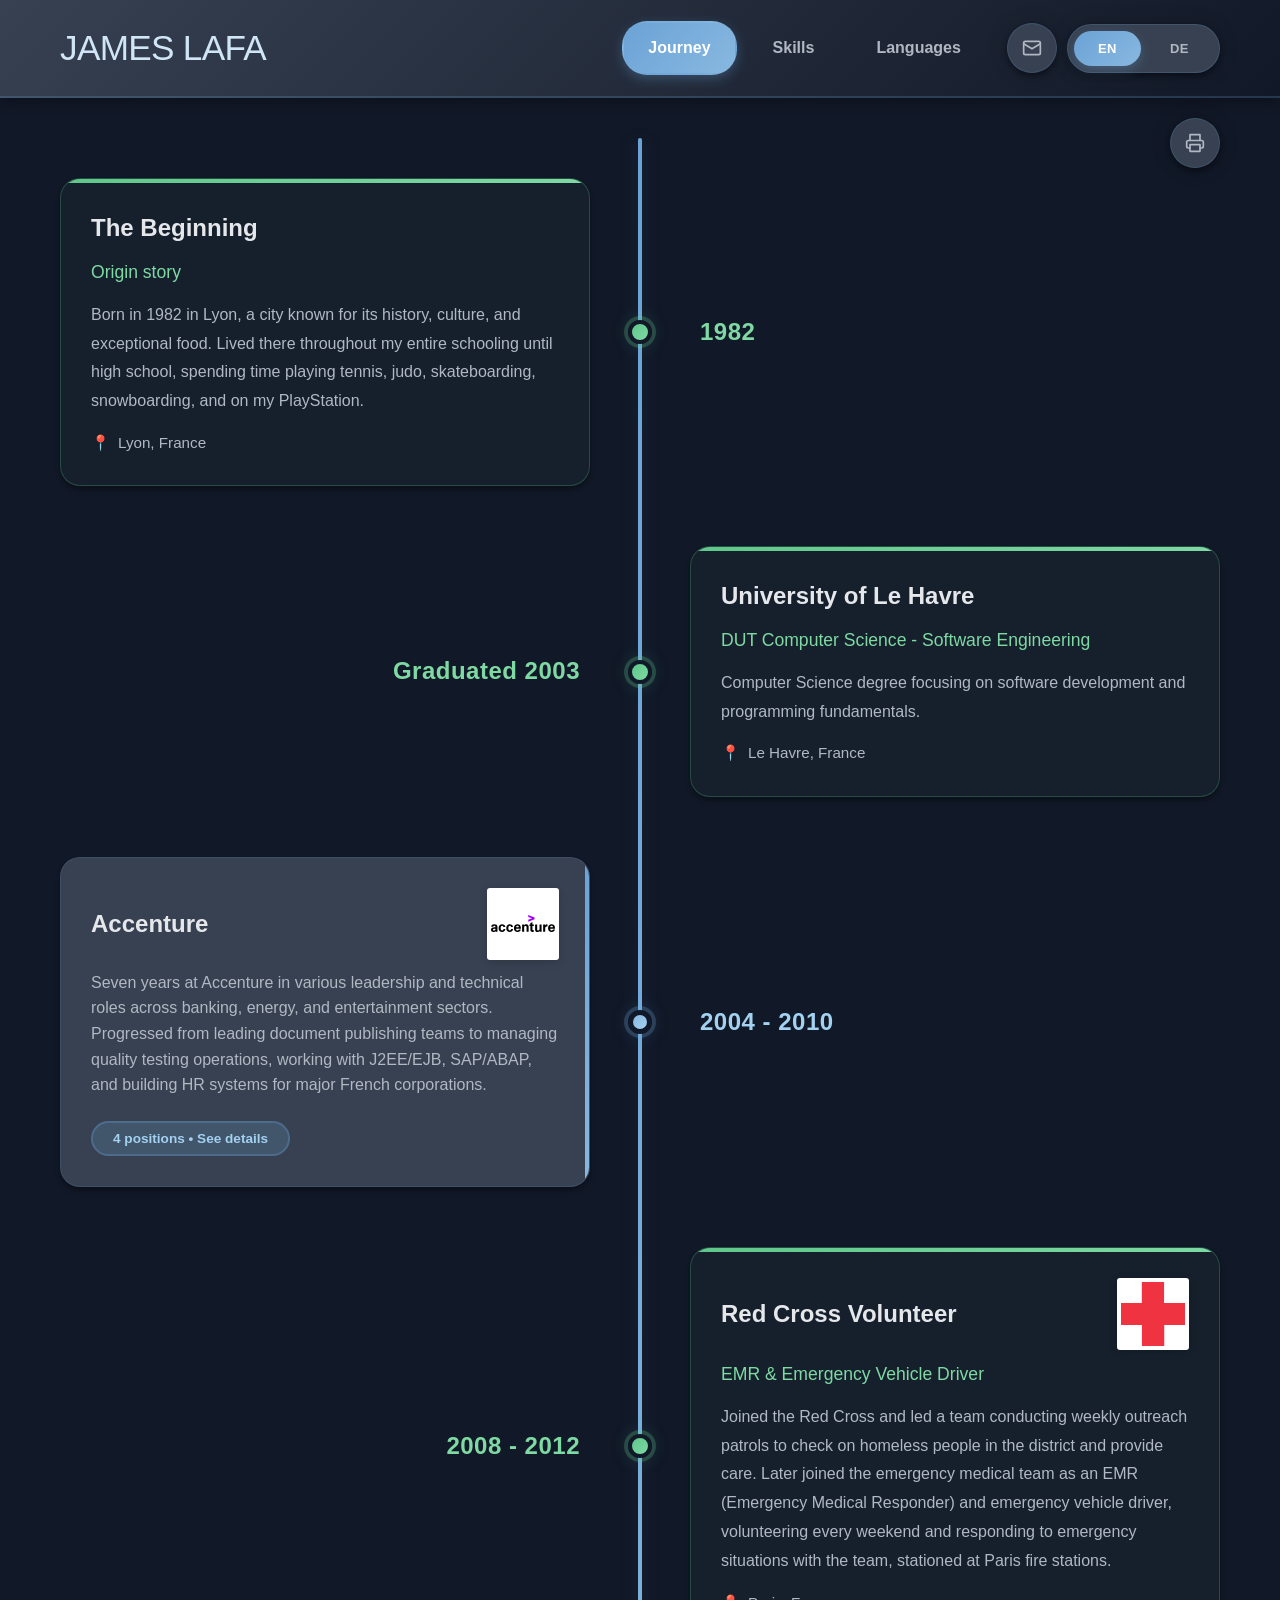
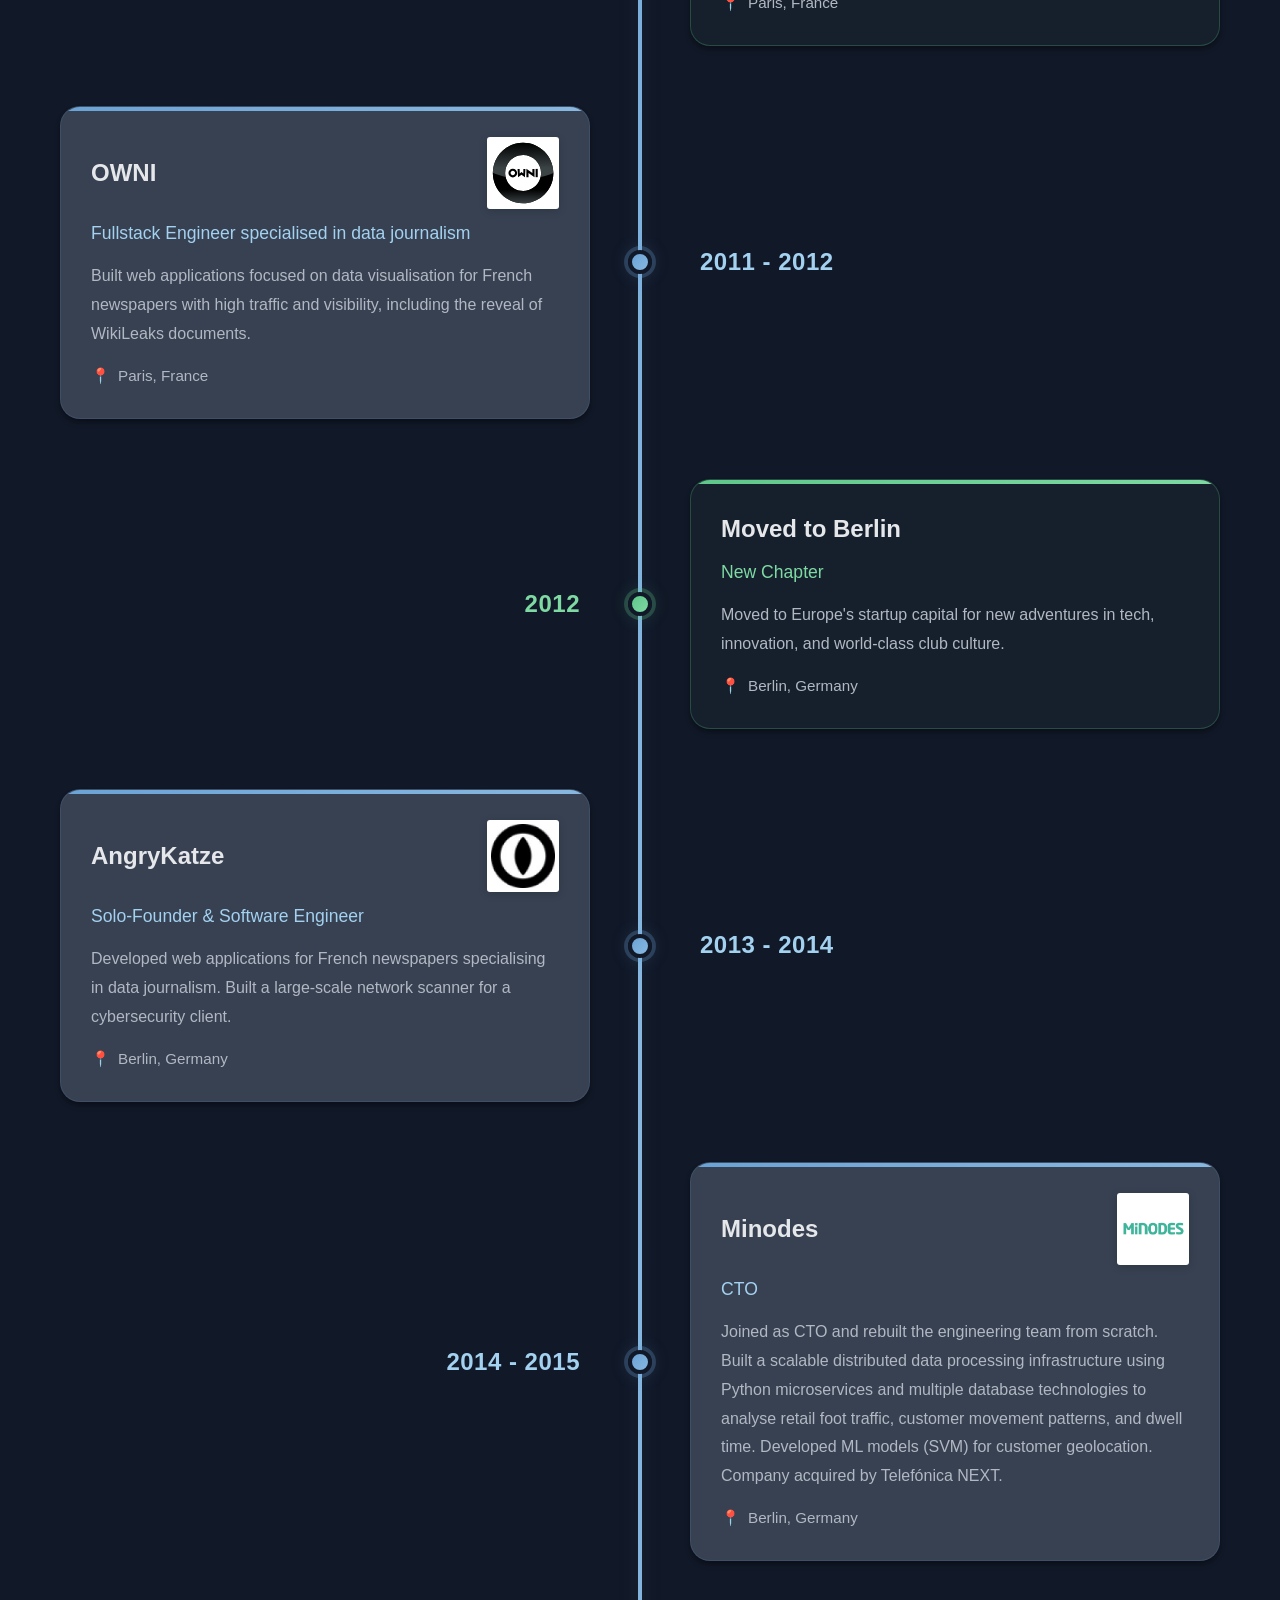
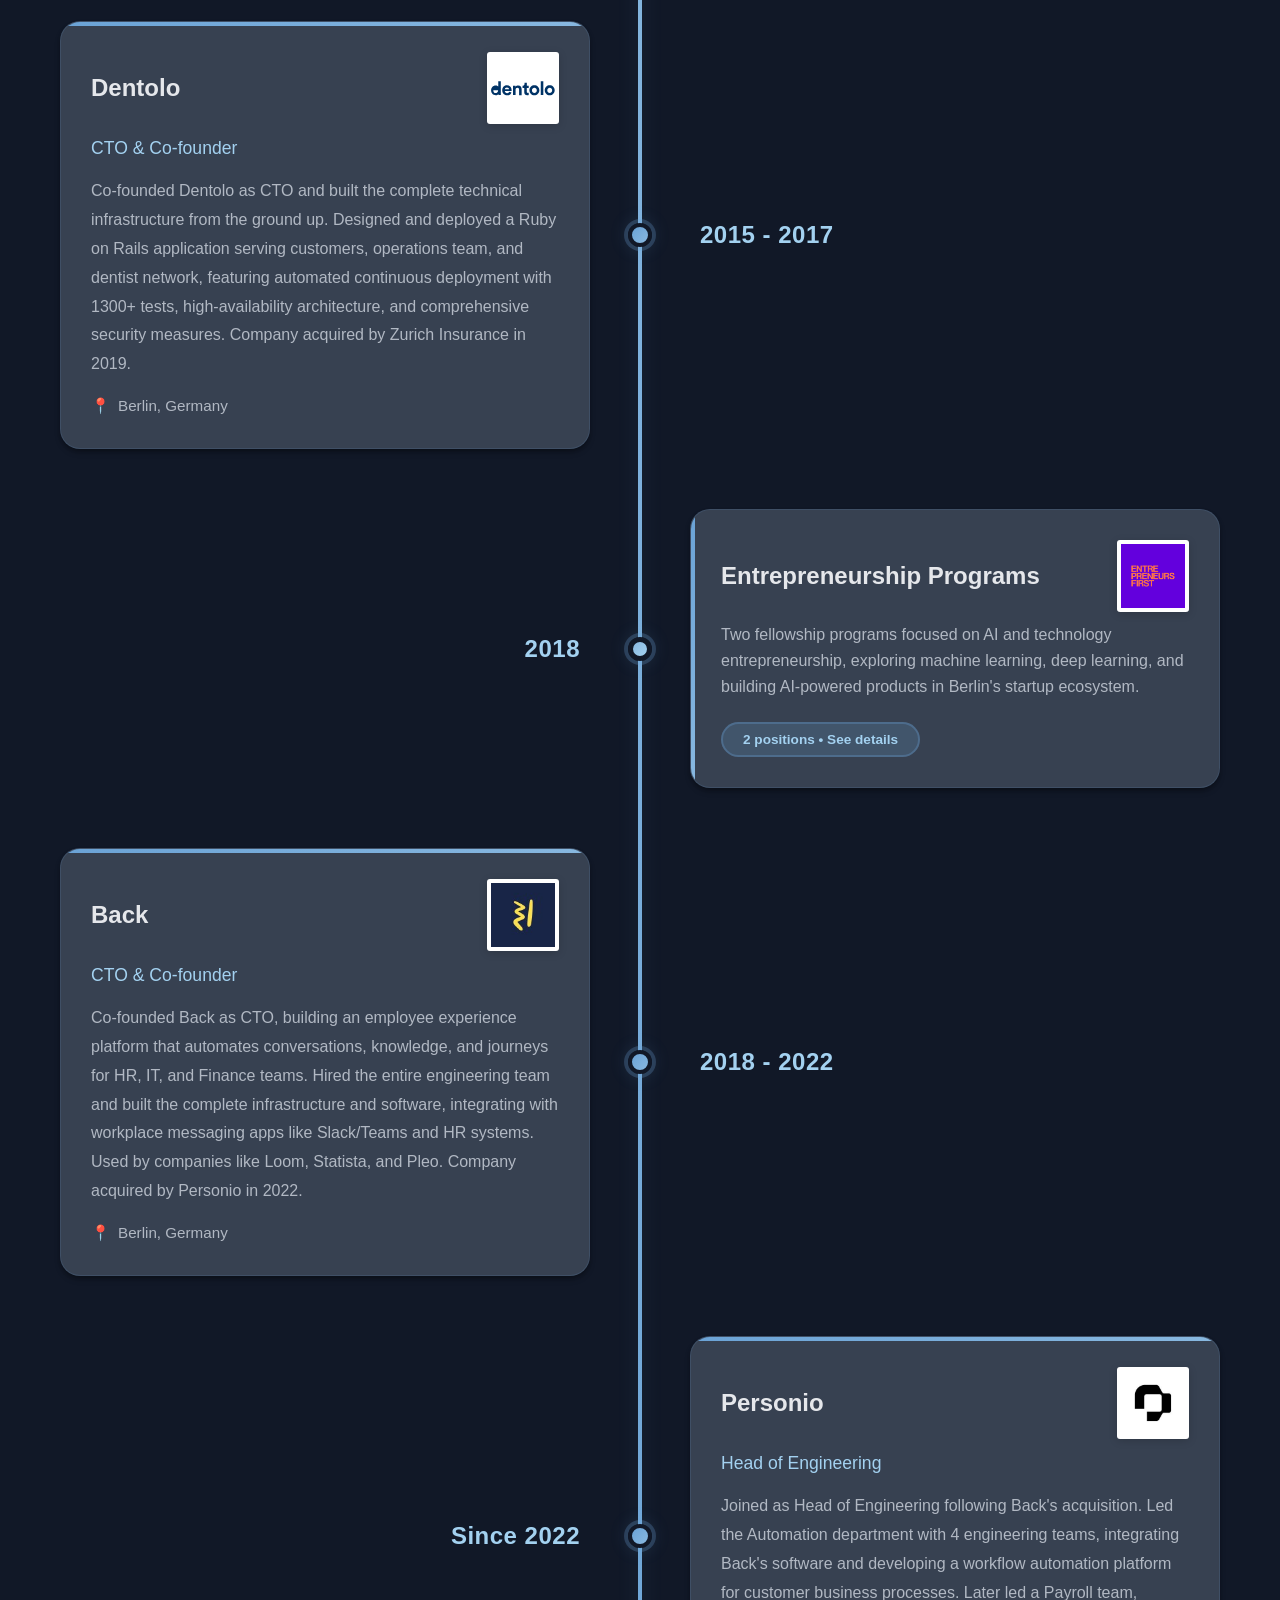
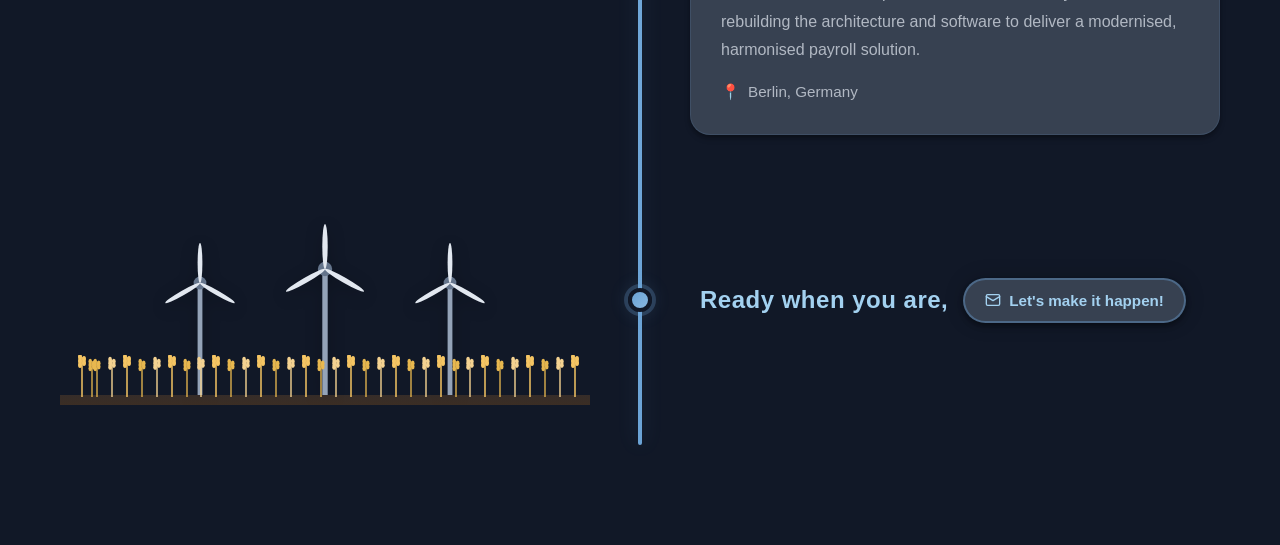
<file: index.html>
<!DOCTYPE html>
<html lang="en">
<head>
    <meta charset="UTF-8">
    <meta name="viewport" content="width=device-width, initial-scale=1.0">
    <title>James Lafa | CTO & Engineering Leader</title>

    <!-- Security Headers -->
    <meta http-equiv="Content-Security-Policy" content="default-src 'self'; script-src 'self' 'unsafe-inline' https://www.googletagmanager.com; style-src 'self' 'unsafe-inline' https://fonts.googleapis.com; font-src 'self' https://fonts.gstatic.com; img-src 'self'; connect-src 'self' https://www.google-analytics.com; base-uri 'self'; form-action 'none';">

    <!-- Google Analytics -->
    <script async src="https://www.googletagmanager.com/gtag/js?id=G-GFMT4PZ4PG"></script>
    <script>
        window.dataLayer = window.dataLayer || [];
        function gtag(){dataLayer.push(arguments);}
        gtag('js', new Date());
        gtag('config', 'G-GFMT4PZ4PG');
    </script>

    <!-- SEO Meta Tags -->
    <meta name="description" content="James Lafa - CTO & Engineering Leader based in Berlin. Co-founded Back (acquired by Personio) and Dentolo (acquired by Zurich). Expertise in building scalable platforms and engineering teams.">
    <meta name="author" content="James Lafa">
    <meta name="theme-color" content="#6ba3d6">

    <!-- Canonical URL -->
    <link rel="canonical" href="https://jameslafa.github.io/">

    <!-- Hreflang for bilingual support -->
    <link rel="alternate" hreflang="en" href="https://jameslafa.github.io/?lang=en">
    <link rel="alternate" hreflang="de" href="https://jameslafa.github.io/?lang=de">
    <link rel="alternate" hreflang="x-default" href="https://jameslafa.github.io/">

    <!-- Open Graph / Social Media -->
    <meta property="og:title" content="James Lafa | CTO & Engineering Leader">
    <meta property="og:description" content="CTO & Engineering Leader based in Berlin. Co-founded Back (acquired by Personio) and Dentolo (acquired by Zurich). Expertise in building scalable platforms and engineering teams.">
    <meta property="og:type" content="profile">
    <meta property="og:url" content="https://jameslafa.github.io">
    <meta property="og:image" content="https://jameslafa.github.io/og-image.png">
    <meta property="og:image:width" content="1200">
    <meta property="og:image:height" content="630">
    <meta property="og:image:alt" content="James Lafa - CTO & Engineering Leader">

    <!-- Twitter Card -->
    <meta name="twitter:card" content="summary_large_image">
    <meta name="twitter:title" content="James Lafa | CTO & Engineering Leader">
    <meta name="twitter:description" content="CTO & Engineering Leader based in Berlin. Co-founded Back (acquired by Personio) and Dentolo (acquired by Zurich).">
    <meta name="twitter:image" content="https://jameslafa.github.io/og-image.png">
    <meta name="twitter:image:alt" content="James Lafa - CTO & Engineering Leader">

    <!-- JSON-LD Structured Data -->
    <script type="application/ld+json">
    {
      "@context": "https://schema.org",
      "@type": "Person",
      "name": "James Lafa",
      "jobTitle": "CTO & Engineering Leader",
      "url": "https://jameslafa.github.io",
      "sameAs": [
        "https://github.com/jameslafa",
        "https://www.linkedin.com/in/jameslafa/",
        "https://www.crunchbase.com/person/james-lafa"
      ],
      "address": {
        "@type": "PostalAddress",
        "addressLocality": "Berlin",
        "addressCountry": "DE"
      },
      "worksFor": {
        "@type": "Organization",
        "name": "Personio"
      }
    }
    </script>

    <link rel="icon" type="image/svg+xml" href="favicon.svg">
    <link rel="preconnect" href="https://fonts.googleapis.com">
    <link rel="preconnect" href="https://fonts.gstatic.com" crossorigin>
    <link href="https://fonts.googleapis.com/css2?family=Outfit:wght@100;200;300;400;500;600;700;800&display=swap" rel="stylesheet">
    <link rel="stylesheet" href="styles.css">
</head>
<body>
    <!-- Navigation Menu -->
    <nav class="main-nav">
        <div class="nav-content">
            <h1 class="site-title">
                <a href="#journey" class="site-title-link">James Lafa</a>
            </h1>
            <!-- Hamburger Button (Mobile Only) -->
            <button class="hamburger-btn" id="hamburger-btn" aria-label="Toggle navigation menu">
                <span class="hamburger-line"></span>
                <span class="hamburger-line"></span>
                <span class="hamburger-line"></span>
            </button>
            <!-- Mobile Menu Wrapper -->
            <div class="mobile-menu-wrapper">
                <ul class="nav-menu">
                    <li><a href="#journey" class="nav-link active" data-section="journey">Journey</a></li>
                    <li><a href="#skills" class="nav-link" data-section="skills">Skills</a></li>
                    <li><a href="#languages" class="nav-link" data-section="languages">Languages</a></li>
                </ul>
                <div class="nav-buttons">
                    <!-- Contact Button -->
                    <button class="contact-btn" id="contact-btn" title="">
                        <svg xmlns="http://www.w3.org/2000/svg" width="20" height="20" viewBox="0 0 24 24" fill="none" stroke="currentColor" stroke-width="2" stroke-linecap="round" stroke-linejoin="round">
                            <rect x="2" y="4" width="20" height="16" rx="2"/>
                            <path d="m2 7 10 6 10-6"/>
                        </svg>
                    </button>
                    <!-- Language Toggle -->
                    <div class="language-toggle">
                        <button class="lang-btn active" data-lang="en">EN</button>
                        <button class="lang-btn" data-lang="de">DE</button>
                    </div>
                </div>
            </div>
        </div>
    </nav>

    <!-- Main Content Container -->
    <main id="main-content" class="main-content">
        <noscript>
            <div style="padding: 40px; text-align: center; color: #e5e7eb;">
                <h2>JavaScript Required</h2>
                <p>This website requires JavaScript to display content properly. Please enable JavaScript in your browser.</p>
                <p>James Lafa - CTO & Engineering Leader based in Berlin. Co-founded Back (acquired by Personio) and Dentolo (acquired by Zurich).</p>
            </div>
        </noscript>
        <section class="timeline-section">
      <button class="print-btn" title="Print resume" onclick="window.print()">
        <svg xmlns="http://www.w3.org/2000/svg" width="20" height="20" viewBox="0 0 24 24" fill="none" stroke="currentColor" stroke-width="2" stroke-linecap="round" stroke-linejoin="round">
          <polyline points="6 9 6 2 18 2 18 9"></polyline>
          <path d="M6 18H4a2 2 0 0 1-2-2v-5a2 2 0 0 1 2-2h16a2 2 0 0 1 2 2v5a2 2 0 0 1-2 2h-2"></path>
          <rect x="6" y="14" width="12" height="8"></rect>
        </svg>
      </button>
      <div class="timeline-container">
        <div class="timeline-line"></div>
        <div id="timeline-entries" class="timeline-entries">
    <div class="timeline-entry timeline-entry-life" data-printable="false">
      <span class="timeline-year timeline-year-life">1982</span>
      <div class="timeline-dot timeline-dot-life"></div>
      <div class="timeline-card timeline-card-life">
        <div class="timeline-title-container"><h2 class="timeline-title">The Beginning</h2></div>
        <div class="timeline-subtitle">Origin story</div>
        <p class="timeline-description">Born in 1982 in Lyon, a city known for its history, culture, and exceptional food. Lived there throughout my entire schooling until high school, spending time playing tennis, judo, skateboarding, snowboarding, and on my PlayStation.</p>
        <div class="timeline-location">Lyon, France</div>
      </div>
    </div>
    <div class="timeline-entry timeline-entry-life">
      <span class="timeline-year timeline-year-life">Graduated 2003</span>
      <div class="timeline-dot timeline-dot-life"></div>
      <div class="timeline-card timeline-card-life">
        <div class="timeline-title-container"><h2 class="timeline-title">University of Le Havre</h2></div>
        <div class="timeline-subtitle">DUT Computer Science - Software Engineering</div>
        <p class="timeline-description">Computer Science degree focusing on software development and programming fundamentals.</p>
        <div class="timeline-location">Le Havre, France</div>
      </div>
    </div>
    <div class="timeline-entry timeline-group-entry timeline-entry-work" data-expanded="false">
      <span class="timeline-year timeline-year-work">2004 - 2010</span>
      <div class="timeline-dot timeline-dot-group timeline-dot-work"></div>
      <div class="timeline-group-content">
        <div class="timeline-card timeline-group-header timeline-card-work">
          <div class="timeline-title-container"><a href="https://www.accenture.com" class="timeline-link" target="_blank" rel="noopener noreferrer"><h2 class="timeline-title">Accenture</h2><img class="timeline-logo" src="images/company_logos/accenture.svg" alt="Accenture logo" loading="lazy"></a></div>
          <div class="timeline-group-summary">Seven years at Accenture in various leadership and technical roles across banking, energy, and entertainment sectors. Progressed from leading document publishing teams to managing quality testing operations, working with J2EE/EJB, SAP/ABAP, and building HR systems for major French corporations.</div>
          <button class="timeline-group-expand-btn">4 positions • See details</button>
        </div>
        <div class="timeline-group-items">
      <div class="timeline-card timeline-group-item-card timeline-card-work">
          <div class="timeline-title-container"><a href="https://www.banquepopulaire.fr" class="timeline-link" target="_blank" rel="noopener noreferrer"><h3 class="timeline-title timeline-title-small">Banque Populaire for Accenture</h3><img class="timeline-logo timeline-logo-small" src="images/company_logos/banque_populaire.svg" alt="Banque Populaire for Accenture logo" loading="lazy"></a></div>
          <div class="timeline-subtitle">J2EE Software Engineer &amp; Team Lead of the document publishing team</div>
          <p class="timeline-description">Led the document publishing team responsible for producing all legal documents as part of the credit distribution system rebuild. Managed weekly delivery schedules, deployment quality, and team activities. Developed business components for document generation using J2EE/EJB and SOA webservices.</p>
          <div class="timeline-location">Dijon, France</div>
        </div>
      <div class="timeline-card timeline-group-item-card timeline-card-work">
          <div class="timeline-title-container"><a href="https://www.edf.fr" class="timeline-link" target="_blank" rel="noopener noreferrer"><h3 class="timeline-title timeline-title-small">Electricité De France for Accenture</h3><img class="timeline-logo timeline-logo-small" src="images/company_logos/edf.svg" alt="Electricité De France for Accenture logo" loading="lazy"></a></div>
          <div class="timeline-subtitle">Software Engineering Team Lead</div>
          <p class="timeline-description">Led a team of 5 developers to design and build a new Human Resources Portal for EDF serving over 100,000 employees. Managed team scheduling, daily client reporting, and code reviews. Developed the application using J2EE/EJB, SOA webservices, and Struts/SWT.</p>
          <div class="timeline-location">Paris, France</div>
        </div>
      <div class="timeline-card timeline-group-item-card timeline-card-work">
          <div class="timeline-title-container"><a href="https://www.disneylandparis.com" class="timeline-link" target="_blank" rel="noopener noreferrer"><h3 class="timeline-title timeline-title-small">Disneyland Paris for Accenture</h3><img class="timeline-logo timeline-logo-small" src="images/company_logos/disney.svg" alt="Disneyland Paris for Accenture logo" loading="lazy"></a></div>
          <div class="timeline-subtitle">SAP Software Engineer</div>
          <p class="timeline-description">Designed and built HR Access to SAP HR interfaces using ABAP. Worked on parameterisation of Personnel Administration and Organisation Management modules.</p>
          <div class="timeline-location">Paris, France</div>
        </div>
      <div class="timeline-card timeline-group-item-card timeline-card-work">
          <div class="timeline-title-container"><a href="https://www.engie.com" class="timeline-link" target="_blank" rel="noopener noreferrer"><h3 class="timeline-title timeline-title-small">Gaz De France (now Engie) for Accenture</h3><img class="timeline-logo timeline-logo-small" src="images/company_logos/gdf.png" alt="Gaz De France (now Engie) for Accenture logo" loading="lazy"></a></div>
          <div class="timeline-subtitle">Quality Testing Team Manager</div>
          <p class="timeline-description">Managed a quality testing team of 15 members (30% offshore in Mauritius) responsible for testing infrastructure and programmes before production deployment. Managed test campaign schedules, task assignments, and budget monitoring. Served as primary customer contact and led standardisation and optimisation of processes and deliverables.</p>
          <div class="timeline-location">Paris, France</div>
        </div>
        </div>
      </div>
    </div>
    <div class="timeline-entry timeline-entry-life">
      <span class="timeline-year timeline-year-life">2008 - 2012</span>
      <div class="timeline-dot timeline-dot-life"></div>
      <div class="timeline-card timeline-card-life">
        <div class="timeline-title-container"><a href="https://www.croix-rouge.fr" class="timeline-link" target="_blank" rel="noopener noreferrer"><h2 class="timeline-title">Red Cross Volunteer</h2><img class="timeline-logo" src="images/life/redcross.svg" alt="Red Cross Volunteer logo" loading="lazy"></a></div>
        <div class="timeline-subtitle">EMR &amp; Emergency Vehicle Driver</div>
        <p class="timeline-description">Joined the Red Cross and led a team conducting weekly outreach patrols to check on homeless people in the district and provide care. Later joined the emergency medical team as an EMR (Emergency Medical Responder) and emergency vehicle driver, volunteering every weekend and responding to emergency situations with the team, stationed at Paris fire stations.</p>
        <div class="timeline-location">Paris, France</div>
      </div>
    </div>
    <div class="timeline-entry timeline-entry-work">
      <span class="timeline-year timeline-year-work">2011 - 2012</span>
      <div class="timeline-dot timeline-dot-work"></div>
      <div class="timeline-card timeline-card-work">
        <div class="timeline-title-container"><a href="https://fr.wikipedia.org/wiki/OWNI" class="timeline-link" target="_blank" rel="noopener noreferrer"><h2 class="timeline-title">OWNI</h2><img class="timeline-logo" src="images/company_logos/OWNI.svg" alt="OWNI logo" loading="lazy"></a></div>
        <div class="timeline-subtitle">Fullstack Engineer specialised in data journalism</div>
        <p class="timeline-description">Built web applications focused on data visualisation for French newspapers with high traffic and visibility, including the reveal of WikiLeaks documents.</p>
        <div class="timeline-location">Paris, France</div>
      </div>
    </div>
    <div class="timeline-entry timeline-entry-life" data-printable="false">
      <span class="timeline-year timeline-year-life">2012</span>
      <div class="timeline-dot timeline-dot-life"></div>
      <div class="timeline-card timeline-card-life">
        <div class="timeline-title-container"><h2 class="timeline-title">Moved to Berlin</h2></div>
        <div class="timeline-subtitle">New Chapter</div>
        <p class="timeline-description">Moved to Europe's startup capital for new adventures in tech, innovation, and world-class club culture.</p>
        <div class="timeline-location">Berlin, Germany</div>
      </div>
    </div>
    <div class="timeline-entry timeline-entry-work">
      <span class="timeline-year timeline-year-work">2013 - 2014</span>
      <div class="timeline-dot timeline-dot-work"></div>
      <div class="timeline-card timeline-card-work">
        <div class="timeline-title-container"><h2 class="timeline-title">AngryKatze</h2><img class="timeline-logo" src="images/company_logos/angrykatze.jpeg" alt="AngryKatze logo" loading="lazy"></div>
        <div class="timeline-subtitle">Solo-Founder &amp; Software Engineer</div>
        <p class="timeline-description">Developed web applications for French newspapers specialising in data journalism. Built a large-scale network scanner for a cybersecurity client.</p>
        <div class="timeline-location">Berlin, Germany</div>
      </div>
    </div>
    <div class="timeline-entry timeline-entry-work">
      <span class="timeline-year timeline-year-work">2014 - 2015</span>
      <div class="timeline-dot timeline-dot-work"></div>
      <div class="timeline-card timeline-card-work">
        <div class="timeline-title-container"><a href="https://minodes.com" class="timeline-link" target="_blank" rel="noopener noreferrer"><h2 class="timeline-title">Minodes</h2><img class="timeline-logo" src="images/company_logos/minodes.jpg" alt="Minodes logo" loading="lazy"></a></div>
        <div class="timeline-subtitle">CTO</div>
        <p class="timeline-description">Joined as CTO and rebuilt the engineering team from scratch. Built a scalable distributed data processing infrastructure using Python microservices and multiple database technologies to analyse retail foot traffic, customer movement patterns, and dwell time. Developed ML models (SVM) for customer geolocation. Company acquired by Telefónica NEXT.</p>
        <div class="timeline-location">Berlin, Germany</div>
      </div>
    </div>
    <div class="timeline-entry timeline-entry-work">
      <span class="timeline-year timeline-year-work">2015 - 2017</span>
      <div class="timeline-dot timeline-dot-work"></div>
      <div class="timeline-card timeline-card-work">
        <div class="timeline-title-container"><a href="https://www.dentolo.de" class="timeline-link" target="_blank" rel="noopener noreferrer"><h2 class="timeline-title">Dentolo</h2><img class="timeline-logo" src="images/company_logos/dentolo.svg" alt="Dentolo logo" loading="lazy"></a></div>
        <div class="timeline-subtitle">CTO &amp; Co-founder</div>
        <p class="timeline-description">Co-founded Dentolo as CTO and built the complete technical infrastructure from the ground up. Designed and deployed a Ruby on Rails application serving customers, operations team, and dentist network, featuring automated continuous deployment with 1300+ tests, high-availability architecture, and comprehensive security measures. Company acquired by Zurich Insurance in 2019.</p>
        <div class="timeline-location">Berlin, Germany</div>
      </div>
    </div>
    <div class="timeline-entry timeline-group-entry timeline-entry-work" data-expanded="false">
      <span class="timeline-year timeline-year-work">2018</span>
      <div class="timeline-dot timeline-dot-group timeline-dot-work"></div>
      <div class="timeline-group-content">
        <div class="timeline-card timeline-group-header timeline-card-work">
          <div class="timeline-title-container"><h2 class="timeline-title">Entrepreneurship Programs</h2><img class="timeline-logo" src="images/company_logos/ef.png" alt="Entrepreneurship Programs logo" loading="lazy"></div>
          <div class="timeline-group-summary">Two fellowship programs focused on AI and technology entrepreneurship, exploring machine learning, deep learning, and building AI-powered products in Berlin's startup ecosystem.</div>
          <button class="timeline-group-expand-btn">2 positions • See details</button>
        </div>
        <div class="timeline-group-items">
      <div class="timeline-card timeline-group-item-card timeline-card-work">
          <div class="timeline-title-container"><a href="https://www.crunchbase.com/organization/hackmind" class="timeline-link" target="_blank" rel="noopener noreferrer"><h3 class="timeline-title timeline-title-small">Hackmind.ai</h3><img class="timeline-logo timeline-logo-small" src="images/company_logos/hackmind.png" alt="Hackmind.ai logo" loading="lazy"></a></div>
          <div class="timeline-subtitle">Fellow in entrepreneurship program</div>
          <p class="timeline-description">Fellowship program focused on AI, Machine Learning, Blockchain, and Robotics. Developed products using Deep Learning (TensorFlow/Keras), Computer Vision (OpenCV), Deep Reinforcement Learning for game AI, and robotics/IoT projects with Raspberry Pi and Arduino.</p>
          <div class="timeline-location">Berlin, Germany</div>
        </div>
      <div class="timeline-card timeline-group-item-card timeline-card-work">
          <div class="timeline-title-container"><a href="https://www.joinef.com" class="timeline-link" target="_blank" rel="noopener noreferrer"><h3 class="timeline-title timeline-title-small">Entrepreneurs First</h3><img class="timeline-logo timeline-logo-small" src="images/company_logos/ef.png" alt="Entrepreneurs First logo" loading="lazy"></a></div>
          <div class="timeline-subtitle">Fellow in entrepreneurship program</div>
          <p class="timeline-description">Fellowship program where I developed an AI-powered communication coach providing instant feedback to sales teams during client calls, addressing limitations of traditional training programs. Left to co-found Back.</p>
          <div class="timeline-location">Berlin, Germany</div>
        </div>
        </div>
      </div>
    </div>
    <div class="timeline-entry timeline-entry-work">
      <span class="timeline-year timeline-year-work">2018 - 2022</span>
      <div class="timeline-dot timeline-dot-work"></div>
      <div class="timeline-card timeline-card-work">
        <div class="timeline-title-container"><a href="https://www.crunchbase.com/organization/backhq" class="timeline-link" target="_blank" rel="noopener noreferrer"><h2 class="timeline-title">Back</h2><img class="timeline-logo" src="images/company_logos/back.jpeg" alt="Back logo" loading="lazy"></a></div>
        <div class="timeline-subtitle">CTO &amp; Co-founder</div>
        <p class="timeline-description">Co-founded Back as CTO, building an employee experience platform that automates conversations, knowledge, and journeys for HR, IT, and Finance teams. Hired the entire engineering team and built the complete infrastructure and software, integrating with workplace messaging apps like Slack/Teams and HR systems. Used by companies like Loom, Statista, and Pleo. Company acquired by Personio in 2022.</p>
        <div class="timeline-location">Berlin, Germany</div>
      </div>
    </div>
    <div class="timeline-entry timeline-entry-work">
      <span class="timeline-year timeline-year-work">Since 2022</span>
      <div class="timeline-dot timeline-dot-work"></div>
      <div class="timeline-card timeline-card-work">
        <div class="timeline-title-container"><a href="https://www.personio.com" class="timeline-link" target="_blank" rel="noopener noreferrer"><h2 class="timeline-title">Personio</h2><img class="timeline-logo" src="images/company_logos/personio.jpeg" alt="Personio logo" loading="lazy"></a></div>
        <div class="timeline-subtitle">Head of Engineering</div>
        <p class="timeline-description">Joined as Head of Engineering following Back's acquisition. Led the Automation department with 4 engineering teams, integrating Back's software and developing a workflow automation platform for customer business processes. Later led a Payroll team, rebuilding the architecture and software to deliver a modernised, harmonised payroll solution.</p>
        <div class="timeline-location">Berlin, Germany</div>
      </div>
    </div>
        </div>
      </div>
    </section>
    </main>

    <!-- Back to Top Button -->
    <button id="back-to-top" class="back-to-top" aria-label="Back to top">
        <svg xmlns="http://www.w3.org/2000/svg" width="24" height="24" viewBox="0 0 24 24" fill="none" stroke="currentColor" stroke-width="2" stroke-linecap="round" stroke-linejoin="round">
            <polyline points="18 15 12 9 6 15"></polyline>
        </svg>
    </button>

    <!-- Scripts -->
    <script src="content.js"></script>
    <script src="script.js"></script>
</body>
</html>
</file>
<file: styles.css>
/* Variables */
:root {
    --primary-color: #6ba3d6;
    --primary-dark: #4a85bf;
    --primary-light: #a3d1f0;
    --accent-color: #88b8e0;
    --accent-secondary: #b3d4ed;

    /* Life events - Green/Teal */
    --life-color: #5fc78a;
    --life-light: #7ed9a3;
    --life-glow: 0 0 20px rgba(95, 199, 138, 0.2);
    --life-glow-strong: 0 0 30px rgba(95, 199, 138, 0.3);

    --text-color: #e5e7eb;
    --text-light: #b1b8c3;
    --bg-color: #1f2937;
    --bg-secondary: #111827;
    --bg-card: #374151;
    --border-color: #4b5563;
    --shadow: 0 4px 6px -1px rgba(0, 0, 0, 0.3), 0 2px 4px -1px rgba(0, 0, 0, 0.2);
    --shadow-lg: 0 20px 25px -5px rgba(0, 0, 0, 0.4), 0 10px 10px -5px rgba(0, 0, 0, 0.3);
    --glow: 0 0 20px rgba(107, 163, 214, 0.2);
    --glow-strong: 0 0 30px rgba(107, 163, 214, 0.3);
    --transition: all 0.3s cubic-bezier(0.4, 0, 0.2, 1);

    /* Layout & Spacing Variables */
    --spacing-standard: 20px;
    --spacing-large: 40px;
    --spacing-small: 10px;
    --border-bar-height: 4px;
    --border-radius-card: 20px;
    --border-radius-button: 50%;

    /* Timeline Layout Variables */
    --timeline-line-width: 4px;
    --timeline-dot-size: 24px;
    --timeline-dot-border: 4px;
    --timeline-gap: 50px;
    --timeline-year-offset: 60px;
    --timeline-mobile-line-offset: 30px;
    --timeline-entry-gap: 60px;
    --timeline-line-extension: 40px;

    /* Wind Farm Variables */
    --wind-farm-wheat-height: 50px;
    --wind-farm-ground-height: 10px;
    --wind-farm-clouds-bottom: 40px;
    --wind-farm-wheat-stalk-bottom: 8px;
}

/* Reset */
* {
    margin: 0;
    padding: 0;
    box-sizing: border-box;
}

body {
    font-family: -apple-system, BlinkMacSystemFont, 'Segoe UI', 'Roboto', 'Oxygen', 'Ubuntu', 'Cantarell', 'Fira Sans', 'Droid Sans', 'Helvetica Neue', sans-serif;
    line-height: 1.6;
    color: var(--text-color);
    background-color: var(--bg-secondary);
    overflow-x: hidden;
}


.nav-buttons {
    display: flex;
    align-items: center;
    gap: 10px;
}


.language-toggle {
    background: var(--bg-card);
    border-radius: 30px;
    padding: 6px;
    box-shadow: var(--shadow), 0 0 20px rgba(0, 0, 0, 0.2);
    display: flex;
    gap: 5px;
    border: 1px solid rgba(107, 163, 214, 0.2);
}

.lang-btn {
    padding: 10px 24px;
    border: none;
    background: transparent;
    color: var(--text-light);
    font-weight: 700;
    font-size: 13px;
    border-radius: 24px;
    cursor: pointer;
    transition: background 0.3s ease, color 0.3s ease, box-shadow 0.3s ease;
    letter-spacing: 0.5px;
}

.lang-btn:hover {
    color: var(--primary-light);
    background: rgba(107, 163, 214, 0.1);
}

.lang-btn.active {
    background: linear-gradient(135deg, var(--primary-color), var(--accent-color));
    color: white;
    box-shadow: 0 4px 12px rgba(107, 163, 214, 0.3);
}


.print-btn {
    position: absolute;
    top: var(--spacing-standard);
    right: var(--spacing-standard);
    z-index: 100;
    background: var(--bg-card);
    border: 1px solid rgba(107, 163, 214, 0.2);
    border-radius: var(--border-radius-button);
    width: 50px;
    height: 50px;
    display: flex;
    align-items: center;
    justify-content: center;
    cursor: pointer;
    transition: var(--transition);
    box-shadow: var(--shadow), 0 0 20px rgba(0, 0, 0, 0.2);
    color: var(--text-light);
}

.print-btn:hover {
    background: linear-gradient(135deg, var(--primary-color), var(--accent-color));
    color: white;
    border-color: transparent;
    box-shadow: 0 4px 12px rgba(107, 163, 214, 0.3);
    transform: scale(1.05);
}

.print-btn svg {
    width: 20px;
    height: 20px;
}

/* Back to Top Button */
.back-to-top {
    position: fixed;
    bottom: 30px;
    right: 30px;
    z-index: 999;
    background: var(--bg-card);
    border: 1px solid rgba(107, 163, 214, 0.2);
    border-radius: 50%;
    width: 50px;
    height: 50px;
    display: flex;
    align-items: center;
    justify-content: center;
    cursor: pointer;
    color: var(--text-light);
    box-shadow: var(--shadow), 0 0 20px rgba(0, 0, 0, 0.2);
    transition: var(--transition);
    opacity: 0;
    visibility: hidden;
    transform: scale(0.8);
}

.back-to-top.visible {
    opacity: 1;
    visibility: visible;
    transform: scale(1);
}

.back-to-top:hover {
    background: linear-gradient(135deg, var(--primary-color), var(--accent-color));
    color: white;
    border-color: transparent;
    box-shadow: 0 4px 12px rgba(107, 163, 214, 0.3);
    transform: scale(1.05);
}

.back-to-top svg {
    width: 24px;
    height: 24px;
}


.hamburger-btn {
    display: none;
    background: none;
    border: none;
    cursor: pointer;
    padding: 8px;
    z-index: 1002;
}

.hamburger-line {
    display: block;
    width: 25px;
    height: 3px;
    background: var(--text-color);
    margin: 5px 0;
    transition: var(--transition);
    border-radius: 2px;
}

.hamburger-btn.active .hamburger-line:nth-child(1) {
    transform: rotate(45deg) translate(8px, 8px);
}

.hamburger-btn.active .hamburger-line:nth-child(2) {
    opacity: 0;
}

.hamburger-btn.active .hamburger-line:nth-child(3) {
    transform: rotate(-45deg) translate(7px, -7px);
}

/* Navigation */
.main-nav {
    position: sticky;
    top: 0;
    z-index: 900;
    background: linear-gradient(135deg, var(--bg-card) 0%, var(--bg-secondary) 100%);
    border-bottom: 2px solid rgba(107, 163, 214, 0.2);
    box-shadow: 0 4px 12px rgba(0, 0, 0, 0.3);
    padding: 20px 0;
}

.nav-content {
    max-width: 1200px;
    margin: 0 auto;
    padding: 0 20px;
    display: flex;
    align-items: center;
    justify-content: space-between;
    flex-wrap: wrap;
    gap: 20px;
}

/* Mobile menu wrapper - on desktop it's just a flex container */
.mobile-menu-wrapper {
    display: flex;
    align-items: center;
    gap: 20px;
    flex-wrap: wrap;
}

/* Hide close button on desktop */
.mobile-menu-close {
    display: none;
}

.site-title {
    font-family: 'Outfit', -apple-system, BlinkMacSystemFont, 'Segoe UI', sans-serif;
    font-size: 2.2rem;
    font-weight: 300;
    margin: 0;
    letter-spacing: -0.02em;
}

.site-title-link {
    color: #d0e5f5;
    text-decoration: none;
    transition: var(--transition);
    text-transform: uppercase;
}

.site-title-link:hover {
    color: #e8f3fa;
}



/* OPTION 1: Gradient Text */
.site-title-link.gradient-text {
    background: linear-gradient(135deg, var(--primary-color), var(--accent-color), var(--primary-light));
    -webkit-background-clip: text;
    -webkit-text-fill-color: transparent;
    background-clip: text;
}

.site-title-link.gradient-text:hover {
    background: linear-gradient(135deg, var(--primary-light), var(--accent-color), var(--primary-color));
    -webkit-background-clip: text;
    -webkit-text-fill-color: transparent;
    background-clip: text;
    text-shadow: none;
}

/* OPTION 3: Stylized Initials */
.site-title-link.stylized-initials::first-letter {
    font-size: 2.2rem;
    background: linear-gradient(135deg, var(--primary-color), var(--accent-color));
    -webkit-background-clip: text;
    -webkit-text-fill-color: transparent;
    background-clip: text;
    font-weight: 800;
}

/* OPTION 4: Subtle Glow Effect */
.site-title-link.glow-effect {
    color: var(--primary-light);
    text-shadow:
        0 0 10px rgba(107, 163, 214, 0.3),
        0 0 20px rgba(107, 163, 214, 0.2),
        0 0 30px rgba(107, 163, 214, 0.1);
}

.site-title-link.glow-effect:hover {
    text-shadow:
        0 0 15px rgba(107, 163, 214, 0.5),
        0 0 30px rgba(107, 163, 214, 0.3),
        0 0 45px rgba(107, 163, 214, 0.2);
}

/* OPTION 5: Letter Spacing + Bold */
.site-title-link.spaced-bold {
    font-weight: 800;
    letter-spacing: 0.1em;
    text-transform: uppercase;
    font-size: 1.6rem;
}

.nav-menu {
    list-style: none;
    display: flex;
    gap: 10px;
    margin: 0;
    padding: 0;
    flex-wrap: wrap;
}

.nav-link {
    display: block;
    padding: 12px 24px;
    text-decoration: none;
    color: var(--text-light);
    font-weight: 600;
    font-size: 1rem;
    border-radius: 25px;
    transition: background 0.3s ease, color 0.3s ease, border-color 0.3s ease, box-shadow 0.3s ease;
    border: 2px solid transparent;
}

.nav-link:hover {
    color: var(--primary-light);
    background: rgba(107, 163, 214, 0.1);
    border-color: rgba(107, 163, 214, 0.2);
}

.nav-link.active {
    background: linear-gradient(135deg, var(--primary-color), var(--accent-color));
    color: white;
    border-color: transparent;
    box-shadow: 0 4px 12px rgba(107, 163, 214, 0.3);
}


.contact-btn {
    background: var(--bg-card);
    border: 1px solid rgba(107, 163, 214, 0.2);
    border-radius: 50%;
    width: 50px;
    height: 50px;
    display: flex;
    align-items: center;
    justify-content: center;
    cursor: pointer;
    transition: background 0.3s ease, color 0.3s ease, border-color 0.3s ease, box-shadow 0.3s ease, transform 0.3s ease;
    box-shadow: var(--shadow), 0 0 20px rgba(0, 0, 0, 0.2);
    color: var(--text-light);
}

.contact-btn:hover {
    background: linear-gradient(135deg, var(--primary-color), var(--accent-color));
    color: white;
    border-color: transparent;
    box-shadow: 0 4px 12px rgba(107, 163, 214, 0.3);
    transform: scale(1.05);
}

.contact-btn svg {
    width: 20px;
    height: 20px;
}


.main-content {
    min-height: 60vh;
}


.content-section {
    padding: 80px 20px;
    max-width: 1200px;
    margin: 0 auto;
}

.section-title {
    font-size: clamp(2rem, 5vw, 3rem);
    font-weight: 700;
    color: var(--primary-light);
    margin-bottom: 30px;
    text-align: center;
}

.section-description {
    font-size: 1.2rem;
    color: var(--text-light);
    text-align: center;
    line-height: 1.8;
}


.skills-section {
    max-width: 1200px;
}

.skills-categories {
    column-count: 3;
    column-gap: 30px;
    margin-top: 0;
}

@media (max-width: 1024px) {
    .skills-categories {
        column-count: 2;
    }
}

@media (max-width: 768px) {
    .skills-categories {
        column-count: 1;
    }
}

.skill-category-card {
    background: var(--bg-card);
    border-radius: var(--border-radius-card);
    padding: 30px;
    box-shadow: var(--shadow);
    transition: var(--transition);
    border: 1px solid rgba(107, 163, 214, 0.15);
    position: relative;
    overflow: hidden;
    break-inside: avoid;
    margin-bottom: 30px;
}

/* Category-specific colors */

/* Leadership & Management - Blue theme */
.skill-category-card:nth-child(1)::before {
    background: linear-gradient(90deg, var(--primary-color), var(--accent-color));
}

.skill-category-card:nth-child(1) .skill-category-name {
    color: var(--primary-light);
    font-size: 1.5rem;
}

.skill-category-card:nth-child(1):hover {
    border-color: rgba(107, 163, 214, 0.3);
    box-shadow: var(--shadow-lg), var(--glow);
}

.skill-category-card:nth-child(1) .subcategory-card {
    border-color: rgba(107, 163, 214, 0.25);
}

.skill-category-card:nth-child(1) .subcategory-card:hover {
    border-color: rgba(107, 163, 214, 0.4);
}

.skill-category-card:nth-child(1) .subcategory-card-name {
    color: var(--primary-light);
}

.skill-category-card:nth-child(1) .subcategory-item::before {
    color: var(--primary-light);
}

/* Programming Languages - Enhanced typography and purple theme */
.skill-category-card:nth-child(2)::before {
    background: linear-gradient(90deg, #a78bfa, #c4b5fd);
}

.skill-category-card:nth-child(2) .skill-category-name {
    color: #c4b5fd;
    font-size: 1.5rem;
}

.skill-category-card:nth-child(2):hover {
    border-color: rgba(167, 139, 250, 0.3);
    box-shadow: var(--shadow-lg), 0 0 20px rgba(167, 139, 250, 0.2);
}

.skill-category-card:nth-child(2) .skill-grid-item {
    font-size: 1.05rem;
    font-weight: 600;
    min-height: 70px;
    background: rgba(255, 255, 255, 0.03);
    border-color: rgba(167, 139, 250, 0.3);
}

.skill-category-card:nth-child(2) .skill-grid-item:hover {
    background: rgba(255, 255, 255, 0.05);
    border-color: rgba(167, 139, 250, 0.5);
    box-shadow: 0 4px 12px rgba(167, 139, 250, 0.15);
}

/* Hardware - Green theme */
.skill-category-card:nth-child(3)::before {
    background: linear-gradient(90deg, var(--life-color), var(--life-light));
}

.skill-category-card:nth-child(3) .skill-category-name {
    color: var(--life-light);
}

.skill-category-card:nth-child(3) .skill-grid-item {
    background: rgba(255, 255, 255, 0.03);
    border-color: rgba(95, 199, 138, 0.3);
}

.skill-category-card:nth-child(3) .skill-grid-item:hover {
    background: rgba(255, 255, 255, 0.05);
    border-color: rgba(95, 199, 138, 0.5);
    box-shadow: 0 4px 12px rgba(95, 199, 138, 0.15);
}

.skill-category-card:nth-child(3):hover {
    border-color: rgba(95, 199, 138, 0.3);
    box-shadow: var(--shadow-lg), var(--life-glow);
}

/* Certifications - Orange theme */
.skill-category-card:nth-child(4)::before {
    background: linear-gradient(90deg, #f5a962, #f7bd85);
}

.skill-category-card:nth-child(4) .skill-category-name {
    color: #f7bd85;
}

.skill-category-card:nth-child(4) .skill-grid-item {
    background: rgba(255, 255, 255, 0.03);
    border-color: rgba(245, 169, 98, 0.3);
}

.skill-category-card:nth-child(4) .skill-grid-item:hover {
    background: rgba(255, 255, 255, 0.05);
    border-color: rgba(245, 169, 98, 0.5);
    box-shadow: 0 4px 12px rgba(245, 169, 98, 0.15);
}

.skill-category-card:nth-child(4):hover {
    border-color: rgba(245, 169, 98, 0.3);
    box-shadow: var(--shadow-lg), 0 0 20px rgba(245, 169, 98, 0.2);
}

.skill-category-card::before {
    content: '';
    position: absolute;
    top: 0;
    left: 0;
    right: 0;
    height: var(--border-bar-height);
    opacity: 1;
}

.skill-category-card:hover {
    box-shadow: var(--shadow-lg), var(--glow);
    border-color: rgba(107, 163, 214, 0.3);
}

.skill-category-name {
    font-size: 1.3rem;
    font-weight: 700;
    margin: 0 0 20px 0;
}

/* Subcategories displayed as cards */
.subcategories-grid {
    display: grid;
    grid-template-columns: repeat(auto-fit, minmax(250px, 1fr));
    gap: 20px;
    margin-top: 5px;
}

.subcategory-card {
    background: rgba(255, 255, 255, 0.03);
    border: 1px solid;
    border-radius: 12px;
    padding: 20px;
    transition: var(--transition);
}

.subcategory-card:hover {
    background: rgba(255, 255, 255, 0.05);
}

.subcategory-card-name {
    font-size: 1rem;
    font-weight: 600;
    margin: 0 0 15px 0;
    text-transform: uppercase;
    letter-spacing: 1px;
    font-size: 0.85rem;
}

.subcategory-items-list {
    list-style: none;
    padding: 0;
    margin: 0;
}

.subcategory-item {
    padding: 8px 0;
    color: var(--text-color);
    font-size: 0.95rem;
    line-height: 1.5;
    position: relative;
    padding-left: 15px;
}

.subcategory-item::before {
    content: '•';
    position: absolute;
    left: 0;
    color: var(--primary-light);
}

/* Grid layout for all skill categories */
.skill-items-grid {
    display: grid;
    grid-template-columns: repeat(auto-fit, minmax(165px, 1fr));
    gap: 15px;
    margin-top: 5px;
}

.skill-grid-item {
    border: 1px solid;
    border-radius: 12px;
    padding: 20px 15px;
    text-align: center;
    font-size: 0.95rem;
    font-weight: 500;
    color: var(--text-color);
    transition: var(--transition);
    cursor: default;
    word-wrap: break-word;
    overflow-wrap: break-word;
    hyphens: auto;
    display: flex;
    flex-direction: column;
    justify-content: center;
    align-items: center;
    gap: 8px;
    min-height: 60px;
}

.skill-grid-item-name {
    font-weight: 500;
    line-height: 1.3;
}

.skill-grid-item-note {
    font-size: 0.75rem;
    color: var(--text-light);
    font-style: italic;
    line-height: 1.3;
    font-weight: 400;
}


.languages-section {
    max-width: 1200px;
}

.language-cards {
    display: grid;
    grid-template-columns: repeat(3, 1fr);
    gap: 30px;
    margin-top: 0;
}

.language-card:nth-child(4) {
    grid-column: 2;
}

.language-card {
    background: var(--bg-card);
    border-radius: var(--border-radius-card);
    padding: 50px 40px;
    box-shadow: var(--shadow);
    transition: var(--transition);
    border: 1px solid rgba(107, 163, 214, 0.15);
    position: relative;
    overflow: hidden;
    min-height: 320px;
    display: flex;
    flex-direction: column;
    justify-content: center;
}

.language-card::before {
    content: '';
    position: absolute;
    top: 0;
    left: 0;
    right: 0;
    height: var(--border-bar-height);
    background: linear-gradient(90deg, var(--primary-color), var(--accent-color));
    opacity: 1;
}

.language-card:hover {
    box-shadow: var(--shadow-lg), var(--glow);
    border-color: rgba(107, 163, 214, 0.3);
}

.language-flag {
    font-size: 5rem;
    text-align: center;
    margin-bottom: 30px;
    line-height: 1;
}

.language-name {
    font-size: 1.8rem;
    font-weight: 700;
    color: var(--text-color);
    margin: 0 0 15px 0;
    text-align: center;
}

.language-level {
    font-size: 1.1rem;
    color: var(--primary-light);
    font-weight: 600;
    text-align: center;
    margin-bottom: 25px;
}

.language-progress-container {
    width: 100%;
    height: 16px;
    background: rgba(107, 163, 214, 0.1);
    border-radius: 10px;
    overflow: hidden;
    margin-bottom: 20px;
}

.language-progress-bar {
    height: 100%;
    background: linear-gradient(90deg, var(--primary-color), var(--accent-color));
    border-radius: 10px;
    transition: width 0.8s ease-out;
    box-shadow: 0 0 10px rgba(107, 163, 214, 0.3);
}

.language-note {
    font-size: 1rem;
    color: var(--text-light);
    text-align: center;
    font-style: italic;
    margin-top: 15px;
}

/* Timeline */
.timeline-section {
    padding: 80px 20px;
    max-width: 1200px;
    margin: 0 auto;
    position: relative;
}

.timeline-container {
    position: relative;
}

/* Timeline vertical line */
.timeline-line {
    position: absolute;
    left: 50%;
    transform: translateX(-50%);
    width: var(--timeline-line-width);
    top: calc(var(--timeline-line-extension) * -1);
    bottom: calc(var(--timeline-line-extension) * -1);
    height: calc(100% + var(--timeline-line-extension) * 2);
    background: linear-gradient(180deg, var(--primary-color) 0%, var(--accent-color) 50%, var(--primary-color) 100%);
    border-radius: 2px;
    box-shadow: var(--glow);
    z-index: 1;
}

.timeline-entries {
    position: relative;
}


.timeline-entry {
    position: relative;
    margin-bottom: var(--timeline-entry-gap);
    display: flex;
    align-items: center;
    z-index: 10;
}

/* Alternate sides */
.timeline-entry:nth-child(odd) {
    justify-content: flex-start;
}

.timeline-entry:nth-child(even) {
    justify-content: flex-end;
}

/* Timeline dot */
.timeline-dot {
    position: absolute;
    left: 50%;
    transform: translateX(-50%);
    width: var(--timeline-dot-size);
    height: var(--timeline-dot-size);
    background: linear-gradient(135deg, var(--primary-color), var(--accent-color));
    border: var(--timeline-dot-border) solid var(--bg-secondary);
    border-radius: 50%;
    box-shadow: 0 0 0 var(--timeline-dot-border) rgba(107, 163, 214, 0.25), var(--glow);
    z-index: 10;
    transition: var(--transition);
    animation: dotPulse 3s ease-in-out infinite;
}

@keyframes dotPulse {
    0%, 100% { box-shadow: 0 0 0 var(--timeline-dot-border) rgba(107, 163, 214, 0.25), var(--glow); }
    50% { box-shadow: 0 0 0 calc(var(--timeline-dot-border) * 2) rgba(107, 163, 214, 0.15), var(--glow-strong); }
}

.timeline-entry:hover .timeline-dot {
    transform: translateX(-50%) scale(1.4);
    box-shadow: 0 0 0 calc(var(--timeline-dot-border) * 2) rgba(107, 163, 214, 0.35), var(--glow-strong);
    animation: none;
}

/* Timeline card */
.timeline-card {
    width: calc(50% - var(--timeline-gap));
    background: var(--bg-card);
    border-radius: var(--border-radius-card);
    padding: 30px;
    box-shadow: var(--shadow);
    transition: var(--transition);
    border: 1px solid rgba(107, 163, 214, 0.15);
    position: relative;
    overflow: hidden;
}

.timeline-card::before {
    content: '';
    position: absolute;
    top: 0;
    left: 0;
    right: 0;
    height: var(--border-bar-height);
    background: linear-gradient(90deg, var(--primary-color), var(--accent-color));
    opacity: 1;
    transition: var(--transition);
}

.timeline-entry:nth-child(odd) .timeline-card {
    margin-right: auto;
}

.timeline-entry:nth-child(even) .timeline-card {
    margin-left: auto;
}

.timeline-card:hover {
    box-shadow: var(--shadow-lg), var(--glow);
    border-color: rgba(107, 163, 214, 0.3);
}

/* Timeline year (positioned on opposite side) */
.timeline-year {
    position: absolute;
    left: 50%;
    transform: translateX(-50%);
    color: var(--primary-light);
    font-family: 'Outfit', -apple-system, BlinkMacSystemFont, 'Segoe UI', sans-serif;
    font-size: 1.5rem;
    font-weight: 700;
    letter-spacing: 0.5px;
    white-space: nowrap;
    z-index: 5;
}

/* Position year on opposite side for alternating items */
.timeline-entry:nth-child(odd) .timeline-year {
    left: calc(50% + var(--timeline-year-offset));
    transform: translateX(0);
    text-align: left;
}

.timeline-entry:nth-child(even) .timeline-year {
    left: calc(50% - var(--timeline-year-offset));
    transform: translateX(-100%);
    text-align: right;
}



/* Life Events - Green */
.timeline-dot-life {
    background: linear-gradient(135deg, var(--life-color), var(--life-light));
    box-shadow: 0 0 0 4px rgba(95, 199, 138, 0.25), var(--life-glow);
}

.timeline-entry-life:hover .timeline-dot-life {
    box-shadow: 0 0 0 8px rgba(95, 199, 138, 0.35), var(--life-glow-strong);
}

.timeline-card-life {
    border-color: rgba(95, 199, 138, 0.25);
    background: rgba(95, 199, 138, 0.05);
}

.timeline-card-life::before {
    background: linear-gradient(90deg, var(--life-color), var(--life-light));
    opacity: 1;
    height: var(--border-bar-height);
}

.timeline-card-life:hover {
    box-shadow: var(--shadow-lg), var(--life-glow);
    border-color: rgba(95, 199, 138, 0.4);
    background: rgba(95, 199, 138, 0.08);
}

.timeline-year-life {
    color: var(--life-light);
}

.timeline-card-life .timeline-subtitle {
    color: var(--life-light);
}

/* Side borders for life category groups - use green gradient */
.timeline-card-life.timeline-group-header::after {
    background: linear-gradient(180deg, var(--life-color), var(--life-light));
}

.timeline-title-container {
    display: flex;
    align-items: center;
    gap: 12px;
    margin-bottom: 10px;
    justify-content: space-between;
}

.timeline-link {
    display: flex;
    align-items: center;
    justify-content: space-between;
    gap: 12px;
    text-decoration: none;
    color: inherit;
    flex: 1;
    transition: var(--transition);
}

.timeline-link:hover {
    opacity: 0.8;
}

.timeline-link:hover .timeline-title {
    color: var(--primary-light);
}

.timeline-card-life .timeline-link:hover .timeline-title {
    color: var(--life-light);
}

.timeline-logo {
    width: 72px;
    height: 72px;
    object-fit: contain;
    border-radius: 3px;
    background: white;
    padding: 4px;
    box-shadow: 0 2px 8px rgba(0, 0, 0, 0.15);
}

.timeline-logo-small {
    width: 52px;
    height: 52px;
    padding: 3px;
}

.timeline-title {
    font-size: 1.5rem;
    font-weight: 700;
    color: var(--text-color);
    margin: 0;
    flex: 1;
}

.timeline-subtitle {
    font-size: 1.1rem;
    color: var(--primary-light);
    font-weight: 500;
    margin-bottom: 15px;
}

.timeline-description {
    color: var(--text-light);
    line-height: 1.8;
    margin-bottom: 15px;
}

.timeline-location {
    display: flex;
    align-items: center;
    gap: 8px;
    color: var(--text-light);
    font-size: 0.95rem;
    margin-top: 10px;
}

.timeline-location::before {
    content: "📍";
    filter: brightness(1.2);
}



.timeline-group-entry {
    flex-direction: row;
}

.timeline-dot-group {
    background: linear-gradient(135deg, var(--accent-color), var(--primary-light));
    border-width: 5px;
}

.timeline-group-content {
    width: calc(50% - var(--timeline-gap));
    display: flex;
    flex-direction: column;
}

.timeline-group-header {
    cursor: pointer;
    user-select: none;
    width: 100%;
    position: relative;
}

/* Remove the top bar for group headers */
.timeline-group-header::before {
    display: none;
}

/* Add side border for groups - on the side CLOSER to timeline */
/* Odd entries are on left, so border on RIGHT (closer to timeline) */
.timeline-entry:nth-child(odd) .timeline-group-header::after {
    content: '';
    position: absolute;
    right: 0;
    top: 0;
    bottom: 0;
    width: var(--border-bar-height);
    background: linear-gradient(180deg, var(--primary-color), var(--accent-color));
    border-radius: 0 var(--border-radius-card) var(--border-radius-card) 0;
}

/* Even entries are on right, so border on LEFT (closer to timeline) */
.timeline-entry:nth-child(even) .timeline-group-header::after {
    content: '';
    position: absolute;
    left: 0;
    top: 0;
    bottom: 0;
    width: var(--border-bar-height);
    background: linear-gradient(180deg, var(--primary-color), var(--accent-color));
    border-radius: var(--border-radius-card) 0 0 var(--border-radius-card);
}

.timeline-group-expand-btn {
    display: inline-block;
    padding: 8px 20px;
    background: rgba(107, 163, 214, 0.2);
    border: 2px solid rgba(107, 163, 214, 0.3);
    border-radius: 20px;
    color: var(--primary-light);
    font-size: 0.85rem;
    font-weight: 600;
    transition: var(--transition);
    cursor: pointer;
    margin-top: 8px;
}

.timeline-group-expand-btn:hover {
    background: rgba(107, 163, 214, 0.25);
    border-color: rgba(107, 163, 214, 0.5);
    box-shadow: 0 4px 12px rgba(107, 163, 214, 0.3);
}

.timeline-group-entry[data-expanded="true"] .timeline-group-expand-btn {
    background: rgba(107, 163, 214, 0.25);
    border-color: rgba(107, 163, 214, 0.4);
}

.timeline-group-summary {
    color: var(--text-light);
    font-size: 1rem;
    margin-bottom: 15px;
    line-height: 1.6;
}

.timeline-group-items {
    width: 100%;
    margin-top: 20px;
    padding-left: 20px;
    display: grid;
    gap: 15px;
    max-height: 0;
    overflow: hidden;
    opacity: 0;
    transition: max-height 0.5s ease, opacity 0.5s ease, margin-top 0.5s ease;
}

.timeline-group-entry[data-expanded="true"] .timeline-group-items {
    max-height: 5000px;
    opacity: 1;
    margin-top: 20px;
}

.timeline-group-entry[data-expanded="false"] .timeline-group-items {
    margin-top: 0;
}

.timeline-group-item-card {
    width: 100%;
    background: rgba(75, 85, 99, 0.6);
    border: 1px solid rgba(107, 163, 214, 0.2);
    padding: 20px;
    border-radius: 16px;
}

/* Group sub-items: keep normal top border, remove any side borders */
.timeline-group-item-card::after {
    display: none !important;
}

/* Ensure sub-items have the normal top border like regular cards */
.timeline-group-item-card::before {
    content: '';
    position: absolute;
    top: 0;
    left: 0;
    right: 0;
    height: var(--border-bar-height);
    opacity: 1;
    transition: var(--transition);
}

/* Work sub-items get blue top border */
.timeline-group-item-card.timeline-card-work::before {
    background: linear-gradient(90deg, var(--primary-color), var(--accent-color));
}

/* Life sub-items get green top border */
.timeline-group-item-card.timeline-card-life::before {
    background: linear-gradient(90deg, var(--life-color), var(--life-light));
}

.timeline-group-item-card:hover {
    background: rgba(75, 85, 99, 0.8);
}

.timeline-year-small {
    position: static;
    display: inline-block;
    transform: none;
    background: linear-gradient(135deg, var(--primary-color), var(--accent-color));
    color: white;
    padding: 6px 16px;
    border-radius: 25px;
    font-size: 12px;
    margin-bottom: 15px;
    box-shadow: 0 4px 12px rgba(107, 163, 214, 0.25);
}

.timeline-title-small {
    font-size: 1.2rem;
}


.timeline-entry-wind-farm {
    min-height: 200px;
}

/* Wind farm year + button wrapper */
.wind-farm-year-wrapper {
    position: absolute;
    left: 50%;
    transform: translateX(-50%);
    display: flex;
    flex-direction: row;
    align-items: center;
    gap: 15px;
    z-index: 5;
}

/* Position wrapper on opposite side for alternating items */
.timeline-entry:nth-child(odd) .wind-farm-year-wrapper {
    left: calc(50% + var(--timeline-year-offset));
    transform: translateX(0);
    justify-content: flex-start;
}

.timeline-entry:nth-child(even) .wind-farm-year-wrapper {
    left: calc(50% - var(--timeline-year-offset));
    transform: translateX(-100%);
    justify-content: flex-end;
}

/* Year inside wrapper - override absolute positioning */
.wind-farm-year-wrapper .timeline-year {
    position: static;
    transform: none;
    left: auto;
}

/* Contact button in wind farm */
.wind-farm-contact-btn {
    display: flex;
    align-items: center;
    gap: 8px;
    padding: 12px 20px;
    background: var(--bg-card);
    color: var(--primary-light);
    border-radius: 25px;
    font-weight: 600;
    font-size: 0.95rem;
    box-shadow: var(--shadow), 0 0 20px rgba(0, 0, 0, 0.2);
    transition: var(--transition);
    border: 2px solid rgba(107, 163, 214, 0.4);
    white-space: nowrap;
    cursor: pointer;
    font-family: inherit;
}

.wind-farm-contact-btn:hover {
    background: linear-gradient(135deg, var(--primary-color), var(--accent-color));
    color: white;
    border-color: transparent;
    box-shadow: 0 4px 12px rgba(107, 163, 214, 0.3);
    transform: scale(1.05);
}

.wind-farm-contact-btn svg {
    flex-shrink: 0;
}

.wind-farm-container {
    width: calc(50% - var(--timeline-gap));
    position: relative;
    padding: var(--spacing-standard);
    padding-bottom: 0;
    overflow: hidden;
    min-height: 180px;
}

.timeline-entry:nth-child(odd) .wind-farm-container {
    margin-right: auto;
}

.timeline-entry:nth-child(even) .wind-farm-container {
    margin-left: auto;
}

/* Clouds layer - behind turbines */
.wind-farm-clouds {
    position: absolute;
    top: 0;
    left: 0;
    right: 0;
    bottom: var(--wind-farm-clouds-bottom);
    z-index: 1;
    pointer-events: none;
}

.wind-farm-cloud {
    position: absolute;
    animation: driftCloud linear infinite;
}

.cloud-svg {
    width: 120px;
    height: 60px;
}

/* Different cloud positions and speeds for parallax */
.wind-farm-cloud-1 {
    top: 10%;
    left: -120px;
    animation-duration: 15s;
}

.wind-farm-cloud-2 {
    top: 30%;
    left: -120px;
    animation-duration: 20s;
    animation-delay: -7s;
}

.wind-farm-cloud-2 .cloud-svg {
    width: 100px;
    height: 50px;
}

.wind-farm-cloud-3 {
    top: 50%;
    left: -120px;
    animation-duration: 18s;
    animation-delay: -12s;
}

.wind-farm-cloud-3 .cloud-svg {
    width: 90px;
    height: 45px;
}

@keyframes driftCloud {
    from {
        transform: translateX(-120px);
    }
    to {
        transform: translateX(calc(100vw + 120px));
    }
}

/* Turbines layer */
.wind-farm-turbines {
    position: relative;
    z-index: 2;
    display: flex;
    align-items: flex-end;
    justify-content: center;
    gap: 40px;
    padding-bottom: 15px;
    margin-bottom: -13px;
}

.wind-turbine {
    position: relative;
    filter: drop-shadow(0 4px 8px rgba(0, 0, 0, 0.3));
}

.wind-turbine-svg {
    width: 80px;
    height: 160px;
}

.wind-turbine-blades {
    animation: spinBlades linear infinite;
}

/* Different speeds for each turbine for realism */
.wind-turbine-1 .wind-turbine-blades {
    animation-duration: 3s;
}

.wind-turbine-2 .wind-turbine-blades {
    animation-duration: 3.5s;
}

.wind-turbine-2 .wind-turbine-svg {
    width: 90px;
    height: 180px;
}

.wind-turbine-3 .wind-turbine-blades {
    animation-duration: 2.8s;
}

@keyframes spinBlades {
    from {
        transform: rotate(0deg);
    }
    to {
        transform: rotate(360deg);
    }
}

/* Wheat field at the bottom */
.wind-farm-wheat {
    position: absolute;
    bottom: 0;
    left: 0;
    right: 0;
    height: var(--wind-farm-wheat-height);
    z-index: 3;
    pointer-events: none;
    overflow: hidden;
}

/* Add ground/soil gradient */
.wind-farm-wheat::before {
    content: '';
    position: absolute;
    bottom: 0;
    left: 0;
    right: 0;
    height: var(--wind-farm-ground-height);
    background: linear-gradient(180deg,
        rgba(139, 92, 46, 0.3) 0%,
        rgba(101, 67, 33, 0.5) 100%
    );
    z-index: 1;
}

/* Individual wheat stalk */
.wheat-stalk {
    position: absolute;
    bottom: var(--wind-farm-wheat-stalk-bottom);
    transform-origin: bottom center;
    animation: wheatSway ease-in-out infinite;
    z-index: 2;
}

.wheat-stalk-svg {
    width: 12px;
    height: 100%;
    display: block;
}

/* Three different stalk types with varying heights and golden colors */
.wheat-stalk-1 {
    height: 45px;
    color: #f5c563;
    animation-duration: 3s;
}

.wheat-stalk-2 {
    height: 40px;
    color: #e8b84f;
    animation-duration: 3.5s;
}

.wheat-stalk-3 {
    height: 42px;
    color: #f4d291;
    animation-duration: 3.2s;
}

@keyframes wheatSway {
    0%, 100% {
        transform: rotate(0deg) translateX(0);
    }
    25% {
        transform: rotate(3deg) translateX(1.5px);
    }
    50% {
        transform: rotate(0deg) translateX(0);
    }
    75% {
        transform: rotate(-3deg) translateX(-1.5px);
    }
}

/* Hover effect: speed up rotation and clouds (handled by JavaScript to preserve animation progress) */

/* Mobile styles for wind farm */
@media (max-width: 768px) {
    /* Wind farm entry on mobile - stack everything */
    .timeline-entry-wind-farm {
        flex-direction: column !important;
        align-items: stretch !important;
    }

    /* Wind farm year wrapper on mobile - above the farm, stacked vertically */
    .wind-farm-year-wrapper,
    .timeline-entry:nth-child(odd) .wind-farm-year-wrapper,
    .timeline-entry:nth-child(even) .wind-farm-year-wrapper {
        position: static !important;
        left: auto !important;
        transform: none !important;
        width: 100%;
        flex-direction: column !important;
        align-items: center !important;
        justify-content: center !important;
        margin-bottom: 20px;
        order: 1;
    }

    .timeline-entry-wind-farm .timeline-dot {
        order: 0;
    }

    .wind-farm-container {
        width: 100% !important;
        min-height: 140px;
        margin-left: 0 !important;
        margin-right: 0 !important;
        order: 2;
    }

    .wind-farm-turbines {
        gap: 20px;
        padding: 10px;
        padding-bottom: 15px;
        margin-bottom: -10px;
    }

    .wind-turbine-svg {
        width: 60px;
        height: 120px;
    }

    .wind-turbine-2 .wind-turbine-svg {
        width: 70px;
        height: 140px;
    }

    .cloud-svg {
        width: 80px;
        height: 40px;
    }

    .wind-farm-cloud-2 .cloud-svg {
        width: 70px;
        height: 35px;
    }

    .wind-farm-cloud-3 .cloud-svg {
        width: 60px;
        height: 30px;
    }

    .wind-farm-wheat {
        height: 35px;
    }

    .wheat-stalk-1 {
        height: 32px;
    }

    .wheat-stalk-2 {
        height: 28px;
    }

    .wheat-stalk-3 {
        height: 30px;
    }

    .wheat-stalk-svg {
        width: 10px;
    }
}


@keyframes pulse {
    0%, 100% { opacity: 1; }
    50% { opacity: 0.6; }
}

/* Mobile */
@media (max-width: 768px) {
    /* Show hamburger button on mobile */
    .hamburger-btn {
        display: block;
    }

    /* Make back to top button more prominent on mobile */
    .back-to-top {
        bottom: 20px;
        right: 20px;
        width: 56px;
        height: 56px;
    }

    .nav-content {
        flex-direction: row;
        flex-wrap: nowrap;
        align-items: center;
        justify-content: space-between;
        gap: 10px;
    }

    .site-title {
        font-size: 1.3rem;
    }

    /* Mobile menu wrapper - full screen, slides in from right */
    .mobile-menu-wrapper {
        position: fixed;
        top: 0;
        right: -100%;
        width: 100%;
        height: 100vh;
        background: var(--bg-secondary);
        display: flex;
        flex-direction: column;
        padding: 80px 30px 30px;
        transition: right 0.3s ease;
        z-index: 1100;
        overflow-y: auto;
    }

    /* Close button for mobile menu - show on mobile */
    .mobile-menu-close {
        display: flex !important;
        position: absolute;
        top: 20px;
        right: 20px;
        background: none;
        border: none;
        color: var(--text-color);
        cursor: pointer;
        padding: 8px;
        align-items: center;
        justify-content: center;
        transition: var(--transition);
        border-radius: 8px;
    }

    .mobile-menu-close:hover {
        background: rgba(107, 163, 214, 0.1);
        color: var(--primary-light);
    }

    .mobile-menu-close svg {
        display: block;
    }

    /* Show menu when active */
    .mobile-menu-wrapper.active {
        right: 0 !important;
    }

    /* Nav menu inside mobile wrapper */
    .nav-menu {
        flex-direction: column;
        gap: 0;
        margin-bottom: 40px;
        align-items: center;
    }

    .nav-menu li {
        width: 100%;
        max-width: 400px;
        margin: 0;
    }

    .nav-link {
        display: block;
        width: 100%;
        padding: 18px 24px;
        font-size: 1.2rem;
        text-align: center;
        border-radius: 12px;
        margin-bottom: 8px;
    }

    /* Nav buttons inside mobile menu */
    .nav-buttons {
        display: flex;
        flex-direction: column;
        gap: 20px;
        padding-top: 30px;
        border-top: 1px solid rgba(107, 163, 214, 0.2);
        align-items: center;
        width: 100%;
        max-width: 400px;
        margin: 0 auto;
    }

    .contact-btn {
        width: 100%;
        border-radius: 12px;
        height: 55px;
        justify-content: center;
        font-size: 1rem;
    }

    .language-toggle {
        width: 100%;
        justify-content: center;
        padding: 8px;
    }

    .lang-btn {
        padding: 12px 28px;
        font-size: 1rem;
    }


    .content-section {
        padding: 60px 15px;
    }

    .skills-categories {
        grid-template-columns: 1fr;
        gap: 20px;
    }

    .language-cards {
        grid-template-columns: 1fr;
        gap: 20px;
    }

    .language-card:nth-child(4) {
        grid-column: auto;
    }

    .timeline-line {
        left: var(--timeline-mobile-line-offset);
    }

    .timeline-entry {
        justify-content: flex-start !important;
        padding-left: calc(var(--timeline-mobile-line-offset) * 2);
        margin-bottom: 80px;
    }

    .timeline-dot {
        left: var(--timeline-mobile-line-offset);
    }

    /* Position year above card, centered with card on mobile */
    .timeline-entry .timeline-year,
    .timeline-entry:nth-child(odd) .timeline-year,
    .timeline-entry:nth-child(even) .timeline-year {
        position: absolute !important;
        left: calc(50% + var(--timeline-mobile-line-offset)) !important;
        transform: translateX(-50%) !important;
        top: -35px !important;
        text-align: center !important;
        font-size: 1.1rem;
        white-space: nowrap;
    }

    .timeline-card {
        width: 100% !important;
        margin: 0 !important;
        margin-left: 0 !important;
        margin-right: 0 !important;
    }

    .timeline-image-container {
        width: 100%;
        margin: 0 !important;
    }

    /* Ensure group content takes full width on mobile */
    .timeline-group-content {
        width: 100% !important;
    }

    .timeline-section {
        padding: 80px 15px 40px 15px;
    }

    /* Keep nav buttons visible on mobile */
    .nav-buttons {
        display: flex;
    }

    /* Hide only print button on mobile */
    .print-btn {
        display: none !important;
    }

    /* Group entries on mobile */
    .timeline-group-content {
        width: 100%;
    }

    .timeline-group-header {
        width: 100%;
    }

    .timeline-group-items {
        width: 100%;
        margin-left: 0;
        padding-left: 10px;
    }

    .timeline-group-item-card {
        margin-left: 0;
    }
}



/* Print */
@media print {
    /* Hide UI elements and non-printable entries */
    .nav-buttons,
    .print-btn,
    .main-nav,
    .wind-farm-clouds,
    .wind-farm-wheat,
    .timeline-entry[data-printable="false"] {
        display: none !important;
    }

    /* Reset backgrounds and colors for print */
    body {
        background: white;
        color: black;
    }

    /* Page setup */
    @page {
        margin: 1.5cm;
        size: A4;
    }

    /* Main content */
    .main-content {
        padding: 0;
        margin: 0;
    }

    .timeline-section {
        padding: 20px 0;
    }

    /* Add header with name */
    .timeline-section::before {
        content: 'James Lafa';
        display: block;
        font-size: 24pt;
        font-weight: bold;
        color: black;
        text-align: center;
        margin-bottom: 5px;
        line-height: 1.4;
    }

    /* Add URL below name */
    .timeline-section::after {
        content: 'https://jameslafa.github.io';
        display: block;
        font-size: 11pt;
        font-weight: normal;
        color: #666;
        text-align: center;
        margin-bottom: 20px;
        padding-bottom: 10px;
        border-bottom: 2px solid #333;
    }

    /* Timeline adjustments */
    .timeline-container {
        position: relative;
    }

    .timeline-line {
        left: 30px;
        width: 2px;
        background: #333;
        box-shadow: none;
    }

    .timeline-entries {
        position: relative;
    }

    /* All entries in single column - use block layout */
    .timeline-entry {
        display: block !important;
        justify-content: flex-start !important;
        padding-left: 0 !important;
        margin-bottom: 20px;
        page-break-inside: avoid;
    }

    /* Hide dots and timeline line */
    .timeline-dot,
    .timeline-dot-life,
    .timeline-dot-group {
        display: none !important;
    }

    .timeline-line {
        display: none !important;
    }

    /* Year positioning - above content, left aligned */
    .timeline-entry .timeline-year,
    .timeline-entry:nth-child(odd) .timeline-year,
    .timeline-entry:nth-child(even) .timeline-year {
        position: static !important;
        display: block !important;
        transform: none !important;
        color: #666 !important;
        font-size: 10pt;
        font-weight: normal;
        text-align: left !important;
        margin: 0 0 3px 0 !important;
        left: auto !important;
        top: auto !important;
        white-space: normal !important;
    }

    /* Remove card styling - make it look like paragraphs */
    .timeline-card,
    .timeline-card-life,
    .timeline-card-work {
        width: 100% !important;
        margin: 0 !important;
        background: transparent !important;
        border: none !important;
        border-radius: 0;
        padding: 0;
        box-shadow: none !important;
    }

    .timeline-card::before,
    .timeline-card-life::before,
    .timeline-group-header::after {
        display: none !important;
    }

    /* Typography - resume style */
    .timeline-title-container {
        display: block;
        margin-bottom: 3px;
    }

    .timeline-title {
        color: black !important;
        font-size: 12pt;
        font-weight: bold;
        margin: 0;
        display: inline;
    }

    .timeline-subtitle {
        color: #333 !important;
        font-size: 10pt;
        font-style: italic;
        margin-bottom: 5px;
        display: block;
    }

    .timeline-description {
        color: #000 !important;
        font-size: 10pt;
        line-height: 1.5;
        margin-bottom: 5px;
        margin-left: 0;
        text-align: justify;
    }

    .timeline-location {
        color: #666 !important;
        font-size: 9pt;
        display: block;
        margin-top: 3px;
    }

    .timeline-location::before {
        content: "";
    }

    /* Hide logos */
    .timeline-logo,
    .timeline-logo-small {
        display: none !important;
    }

    /* Group entries */
    .timeline-group-entry {
        display: block !important;
        page-break-inside: auto !important;
    }

    .timeline-group-content {
        width: 100% !important;
        display: block !important;
    }

    .timeline-group-header {
        cursor: default;
        border: none !important;
        background: transparent !important;
        padding: 0 !important;
        margin-bottom: 5px !important;
    }

    .timeline-group-summary {
        color: #000 !important;
        font-size: 10pt;
        line-height: 1.5;
        margin-bottom: 8px;
        text-align: justify;
    }

    .timeline-group-expand-btn {
        display: none !important;
    }

    /* Always show expanded items in print */
    .timeline-group-items {
        max-height: none !important;
        opacity: 1 !important;
        margin-top: 10px !important;
        margin-left: 0 !important;
        padding-left: 0 !important;
        overflow: visible !important;
        display: block !important;
        gap: 0 !important;
    }

    .timeline-group-item-card {
        background: transparent !important;
        border: none !important;
        padding: 0 !important;
        margin-bottom: 12px !important;
        page-break-inside: avoid;
    }

    .timeline-group-item-card::before {
        display: none !important;
    }

    .timeline-title-small {
        font-size: 11pt;
    }

    /* Wind farm - simplified for print */
    .timeline-entry-wind-farm {
        min-height: auto;
    }

    /* Hide contact button in print */
    .wind-farm-contact-btn {
        display: none !important;
    }

    /* Wind farm wrapper in print */
    .wind-farm-year-wrapper,
    .timeline-entry:nth-child(odd) .wind-farm-year-wrapper,
    .timeline-entry:nth-child(even) .wind-farm-year-wrapper {
        position: static !important;
        transform: none !important;
        left: auto !important;
        display: block !important;
        width: 100%;
        margin-bottom: 10px;
    }

    .wind-farm-container {
        width: 100% !important;
        padding: 10px 0;
        margin: 0 !important;
        min-height: auto;
    }

    .wind-farm-turbines {
        display: flex;
        justify-content: flex-start;
        gap: 20px;
        margin-bottom: 0;
        padding-left: 0;
    }

    .wind-turbine {
        filter: none;
    }

    .wind-turbine-svg {
        width: 40px !important;
        height: 80px !important;
    }

    .wind-turbine-2 .wind-turbine-svg {
        width: 45px !important;
        height: 90px !important;
    }

    .wind-turbine-blades {
        animation: none !important;
    }

    /* Remove link styling */
    .timeline-link {
        text-decoration: none;
        color: inherit;
        pointer-events: none;
    }

    .timeline-link::after {
        display: none;
    }
}
</file>
